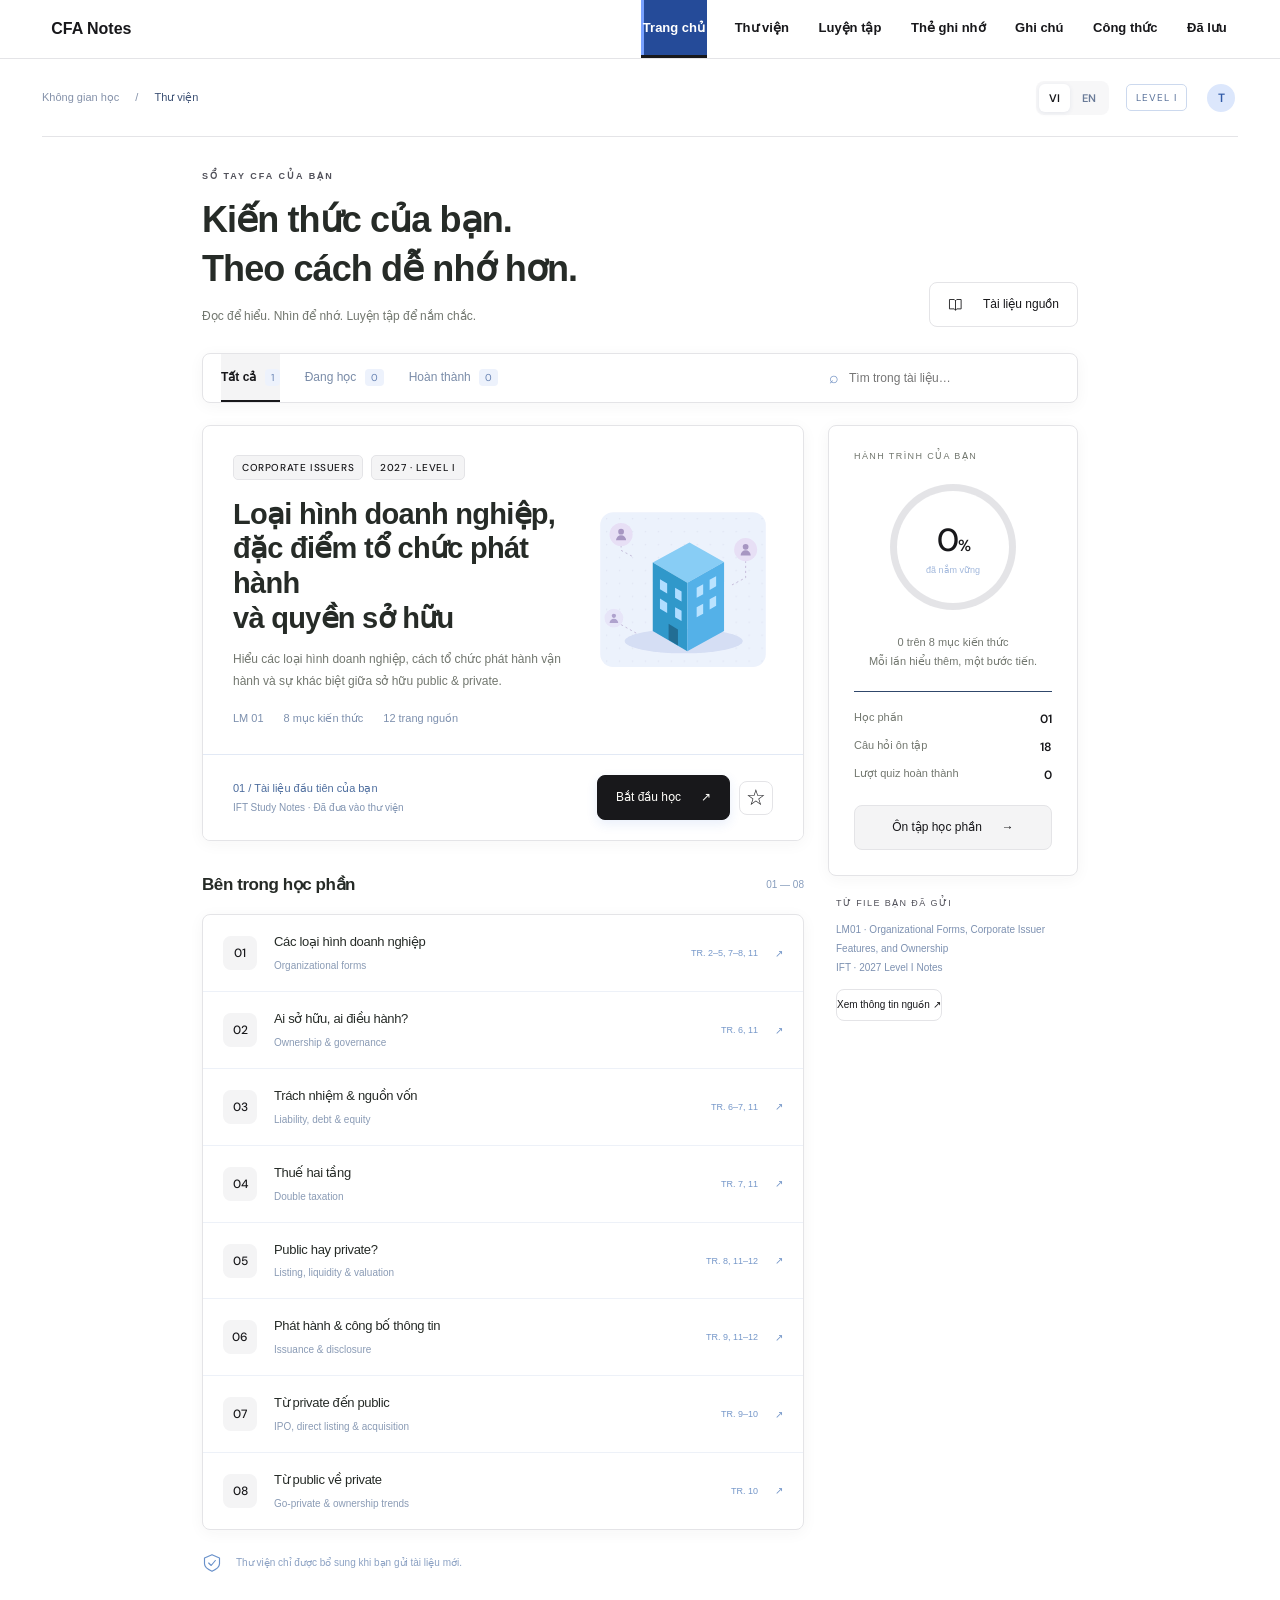
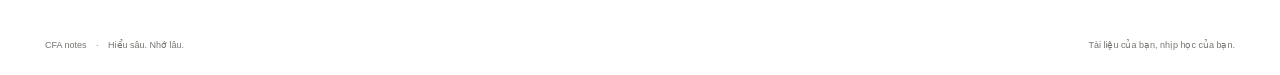
<file: notebook.html>
<!doctype html><html lang="vi"><head><meta charset="UTF-8"><meta name="viewport" content="width=device-width,initial-scale=1"><meta name="theme-color" content="#0e1e3b"><meta name="description" content="CFA Notes — không gian học từ tài liệu của bạn. Đọc, hiểu qua sơ đồ và ôn tập."><title>CFA Notes — Không gian học của bạn</title><link rel="stylesheet" href="style.css?v=3"><link rel="stylesheet" href="redesign.css?v=3"><link rel="stylesheet" href="unified.css?v=3"><link rel="stylesheet" href="canva-layout.css"><style>
:root{--site-bg:#fff;--site-paper:#fff;--site-paper-2:#f7f7f8;--site-line:#e4e4e7;--site-green:#18181b;--site-green-deep:#18181b;--site-gold:#52525b;--site-green-soft:#f4f4f5;--site-radius:8px;--canvas:white;--forest:#18181b;--brass:#52525b}
body,h1,h2,h3,h4,.brand,.module-title,.reader-head h1,.canvas-nav,.canvas-nav .canvas-links a{font-family:Inter,Arial,sans-serif!important}.canvas-nav strong{font:600 16px Inter,Arial,sans-serif}.canvas-nav{border-bottom:1px solid #e4e4e7}.canvas-nav .canvas-links a{font-size:13px}.shell main{max-width:960px;margin:auto}.shell header{background:white!important}
</style></head><body><div class="canvas-nav"><strong>CFA Notes</strong><nav class="canvas-links"><a href="index.html#home" data-route="home" data-en="Home" data-vi="Trang chủ">Trang chủ</a><a href="#home" data-route="library" data-en="Library" data-vi="Thư viện">Thư viện</a><a href="#quiz" data-route="quiz" data-en="Quizzes" data-vi="Luyện tập">Luyện tập</a><a href="#flashcards" data-route="flashcards" data-en="Flashcards" data-vi="Thẻ ghi nhớ">Thẻ ghi nhớ</a><a href="#notes" data-route="notes" data-en="Notes" data-vi="Ghi chú">Ghi chú</a><a href="index.html#formulas" data-route="formulas" data-en="Formulas" data-vi="Công thức">Công thức</a><a href="#saved" data-route="saved" data-en="Saved" data-vi="Đã lưu">Đã lưu</a></nav></div><a class="skip" href="#content">Đến nội dung</a><aside class="sidebar"><a class="brand" href="#home"><span class="brand-icon">c<span>n</span></span><div>CFA<span>notes</span><small>KHÔNG GIAN HỌC CÁ NHÂN</small></div></a><div class="space-label">KHÔNG GIAN CỦA BẠN</div><nav id="nav"></nav><div class="side-course"><span class="orange-dot"></span> ĐANG HỌC<div>Corporate Issuers</div><small>Level I · Tài liệu 2027</small></div><div class="side-bottom"><a href="#settings"><span class="storage-dot"></span>Lưu trên thiết bị này <span>↗</span></a><small>Ghi chú & tiến độ học của bạn</small></div></aside><div class="shell"><header><div class="breadcrumb">Không gian học <span>/</span><b id="crumb">Thư viện</b></div><div class="top-meta"><span class="outline-tag">LEVEL I</span><a class="header-settings" href="#settings" aria-label="Tiến độ & dữ liệu"><svg viewBox="0 0 24 24" fill="none" stroke="currentColor" stroke-width="1.5"><path d="M4 7h16M4 17h16M8 4v6M16 14v6"/></svg></a><span class="avatar">T</span></div></header><main id="content" tabindex="-1"></main><footer><span>CFA notes <span class="footer-dot">·</span> Hiểu sâu. Nhớ lâu.</span><span>Tài liệu của bạn, nhịp học của bạn.</span></footer></div><dialog id="note-dialog"><form id="note-form"><div class="modal-top"><div><div class="eyebrow">SỔ TAY CÁ NHÂN</div><h2 id="note-heading">Thêm ghi chú</h2></div><button type="button" data-close aria-label="Đóng" class="icon-button">×</button></div><input type="hidden" name="id"><label>Tiêu đề<input name="title" required maxlength="160" placeholder="Điều mình muốn ghi nhớ…"></label><label>Gắn với mục<select name="section" id="note-section"></select></label><label>Nội dung<textarea name="body" rows="7" required placeholder="Viết lại theo cách hiểu của bạn…"></textarea></label><label>Ảnh ghi chú · PNG, JPEG, WebP · tối đa 2 MB<input name="image" type="file" accept="image/png,image/jpeg,image/webp"></label><label class="check-label"><input name="removeImage" type="checkbox"> Bỏ ảnh đang lưu</label><p class="error" id="note-error" role="alert"></p><button class="button dark" type="submit">Lưu ghi chú <span>↗</span></button></form></dialog><dialog id="source-dialog"><div class="modal-top"><div><div class="eyebrow">TÀI LIỆU NGUỒN · 01</div><h2>Học từ file bạn gửi</h2></div><button data-close class="icon-button" aria-label="Đóng">×</button></div><div id="source-info"></div></dialog><input id="import-file" type="file" accept="application/json" hidden><div id="toast" role="status"></div><script src="boot.js?v=3"></script><script src="canva-layout.js"></script></body></html>
</file>
<file: style.css>
@import url('https://fonts.googleapis.com/css2?family=Be+Vietnam+Pro:wght@400;500;600;700;800&family=DM+Sans:wght@400;500;600;700;800&display=swap');
:root{--bg:#f7f6f2;--paper:#fff;--ink:#252725;--muted:#777a73;--line:#e5e5dd;--orange:#d16640;--peach:#f5e9e1;--green:#56705b;--dark:#282d2a;--radius:17px}*{box-sizing:border-box}body{margin:0;background:var(--bg);color:var(--ink);font-family:'Be Vietnam Pro',sans-serif;font-size:14px;-webkit-font-smoothing:antialiased}button,input,textarea,select{font:inherit}button,a{-webkit-tap-highlight-color:transparent;touch-action:manipulation}a{color:inherit;text-decoration:none}button{cursor:pointer;color:inherit}button:disabled{cursor:default}button:focus-visible,a:focus-visible,input:focus-visible,textarea:focus-visible,select:focus-visible,summary:focus-visible{outline:3px solid #d48e6f;outline-offset:4px}.skip{position:fixed;top:-100px;left:20px;z-index:100;background:white;padding:15px}.skip:focus{top:10px}.sidebar{position:fixed;width:236px;inset:0 auto 0 0;background:#efefe8;border-right:1px solid #e1e2d8;padding:33px 21px 24px;display:flex;flex-direction:column;z-index:4}.brand{display:flex;align-items:center;gap:12px;font:700 24px 'DM Sans',sans-serif;letter-spacing:-1px}.brand>div>span{font-weight:400}.brand small{display:block;font:500 8px 'DM Sans',sans-serif;letter-spacing:1.4px;margin-top:6px;color:#85877b}.brand-icon{width:40px;height:41px;border:1.5px solid #d16640;border-radius:12px;display:flex;align-items:center;justify-content:center;color:#d16640;letter-spacing:-5px;padding-right:5px;font-size:27px}.brand-icon>span{transform:translateY(4px)}.space-label{font-size:9px;letter-spacing:1.3px;color:#818477;margin:50px 13px 18px}nav{display:grid;gap:6px}nav a{display:flex;gap:13px;align-items:center;min-height:47px;padding:12px 14px;border-radius:9px;font-size:12px;color:#696f63}nav a svg{width:18px;height:18px;flex-shrink:0}nav a.active{background:#fff;box-shadow:0 3px 6px #25272504;color:#282e26;font-weight:600}nav a.active svg{color:var(--orange)}nav a:hover{background:#ffffff80}nav .nav-count{margin-left:auto;font:11px 'DM Sans';background:#f0f1eb;border-radius:5px;padding:3px 6px}.side-course{border-top:1px solid #dbddd2;margin:30px 12px 0;padding-top:25px;font-size:8px;letter-spacing:1px;color:#898d7c}.side-course>div{font-size:11px;letter-spacing:0;color:#535d49;margin:12px 0 7px;font-weight:600}.side-course small{font-size:10px;letter-spacing:0;color:#8c9283}.orange-dot,.storage-dot{display:inline-block;width:5px;height:5px;border-radius:50%;background:var(--orange);margin-right:8px}.storage-dot{background:#819476}.side-bottom{margin-top:auto;padding:25px 10px 0}.side-bottom a{font-size:10px;display:flex;align-items:center}.side-bottom a>span:last-child{margin-left:auto;color:#85917a}.side-bottom small{display:block;font-size:9px;color:#929888;margin:9px 0 0 13px}.shell{margin-left:236px}header{height:86px;margin:0 45px;border-bottom:1px solid var(--line);display:flex;align-items:center;justify-content:space-between}.breadcrumb{color:#909286;font-size:11px;display:flex;gap:16px}.breadcrumb b{font-weight:500;color:#555e50}.top-meta{display:flex;gap:17px;align-items:center}.outline-tag{font:10px 'DM Sans';letter-spacing:1px;border:1px solid #d8dbd0;border-radius:5px;padding:6px 9px;color:#727b65}.avatar{background:#e4e8db;border:3px solid white;border-radius:50%;width:34px;height:34px;display:grid;place-items:center;font:600 12px 'DM Sans';color:#697556}main{max-width:1420px;margin:auto;padding:40px 45px 25px;min-height:calc(100vh - 145px)}main:focus{outline:none}.eyebrow{font-size:9px;letter-spacing:2px;font-weight:600;color:var(--orange);margin-bottom:15px}.page-heading{display:flex;justify-content:space-between;align-items:flex-end;gap:22px;margin-bottom:32px}h1{font-size:35px;line-height:1.35;letter-spacing:-1.4px;font-weight:500;margin:0 0 13px}h2{font-size:22px;font-weight:500;letter-spacing:-.6px;line-height:1.5;margin:0}h3{font-size:15px;font-weight:600;line-height:1.6;margin:0}p{line-height:1.9;margin:12px 0}.muted{font-size:12px;color:var(--muted)}.page-heading p{margin:0}.button{display:inline-flex;align-items:center;justify-content:center;gap:20px;border:1px solid #dfe2d6;border-radius:8px;padding:13px 18px;background:transparent;font-size:11px;font-weight:500;line-height:1.4;text-align:center}.button:hover{background:#eeeee7}.button.dark{background:var(--dark);border-color:var(--dark);color:white}.button.dark:hover{background:#41493f}.button.orange{background:var(--orange);border-color:var(--orange);color:white}.button.orange:hover{background:#b9512e}.button.text{border-color:transparent;padding:8px 0;color:#6f795f}.button.small{padding:9px 12px;font-size:10px}.button.light{background:white}.icon-button{width:34px;height:34px;border:1px solid var(--line);border-radius:8px;background:white;font-size:22px;display:grid;place-items:center;flex-shrink:0}.library-tools{display:flex;align-items:center;justify-content:space-between;border-bottom:1px solid var(--line);margin-bottom:24px;gap:18px}.tabs{display:flex;gap:25px}.tabs a,.tabs button{padding:13px 0 15px;font-size:11px;background:none;border:none;border-bottom:2px solid transparent;color:#84877b}.tabs .active{border-bottom-color:var(--orange);color:var(--ink);font-weight:600}.count{font:10px 'DM Sans';background:#e9eadf;border-radius:4px;padding:2px 6px;margin-left:5px}.search{display:flex;align-items:center;gap:10px;font-size:16px;color:#939786}.search input{background:transparent;border:0;padding:10px 0;font-size:11px;width:190px}.search input:focus{outline:none}.overview-grid{display:grid;grid-template-columns:minmax(0,1fr) 246px;gap:24px}.module-card{background:white;border:1px solid var(--line);border-radius:var(--radius);overflow:hidden}.module-top{display:grid;grid-template-columns:minmax(0,1fr) 205px;gap:14px;padding:29px 28px 25px;border-bottom:1px solid var(--line)}.pills{display:flex;gap:8px;align-items:center;flex-wrap:wrap}.pill{font:500 9px 'DM Sans',sans-serif;letter-spacing:.6px;color:#7d866d;border:1px solid #e2e6d9;border-radius:5px;padding:5px 8px;text-transform:uppercase}.pill.orange{background:#f8eee7;color:#b66d4d;border-color:#f8eee7}.module-title{font:500 29px/1.2 'DM Sans',sans-serif;letter-spacing:-.9px;margin:17px 0 12px;max-width:450px}.module-desc{font-size:11px;color:#86877b;line-height:1.9;max-width:450px}.module-art{width:100%;align-self:center;display:block}.module-meta{display:flex;gap:18px;font-size:10px;color:#848877;margin-top:20px;flex-wrap:wrap}.module-bottom{padding:19px 28px;display:flex;justify-content:space-between;align-items:center;gap:18px}.module-bottom .small-meta{font-size:10px;color:#8b917f}.module-bottom .small-meta strong{display:block;color:#606b54;font-weight:500;margin-bottom:7px}.module-actions{display:flex;gap:9px;align-items:center}.progress-card{background:#ecefe4;border:1px solid #e3e7d8;border-radius:var(--radius);padding:24px}.tiny-label{font-size:9px;letter-spacing:1.4px;color:#828b73;font-weight:500}.ring{width:115px;height:115px;margin:22px auto 18px;border-radius:50%;background:conic-gradient(#7b8e63 var(--pct),#dbe1cf 0);padding:6px}.ring>div{width:100%;height:100%;border-radius:50%;background:#ecefe4;display:flex;flex-direction:column;align-items:center;justify-content:center}.ring strong{font:500 32px 'DM Sans';letter-spacing:-1px}.ring small{font-size:9px;color:#839075;margin-top:4px}.progress-caption{text-align:center;color:#6e795e;font-size:10px;line-height:1.8}.divider{height:1px;background:#d9dfcc;margin:19px 0}.mini-row{display:flex;justify-content:space-between;font-size:10px;color:#7c876e;gap:10px;margin:12px 0}.mini-row b{font:600 12px 'DM Sans';color:#526146}.progress-card .button{width:100%;margin-top:10px;background:#fff9;border-color:#d9dfcc;color:#536345}.source-card{padding:20px 5px}.source-card p{font-size:10px;color:#959887;line-height:1.9}.source-card button{font-size:10px}.section-heading{display:flex;justify-content:space-between;align-items:center;gap:15px;margin:31px 0 17px}.section-heading h2{font-size:16px}.section-heading>span{font-size:10px;color:#989c8b}.lesson-list{border-top:1px solid var(--line)}.lesson-row{display:flex;align-items:center;padding:16px 3px;border-bottom:1px solid var(--line);gap:16px}.lesson-row:hover{background:#efefe8}.lesson-no{font:500 12px 'DM Sans';color:#a0a58f;min-width:30px}.lesson-row h3{font-size:12px;font-weight:500}.lesson-row p{font-size:9px;color:#929786;margin:4px 0 0}.lesson-row .row-end{margin-left:auto;display:flex;align-items:center;gap:17px;color:#9ba58a;font-size:10px}.lesson-row .row-end span{font-size:9px}.learning-footer{display:flex;align-items:center;gap:14px;padding:23px 0;color:#8a907e;font-size:10px}.learning-footer svg{width:20px}.study-shell{display:grid;grid-template-columns:208px minmax(0,1fr);gap:40px;align-items:start}.toc{position:sticky;top:25px}.toc-title{font-size:9px;letter-spacing:1px;color:#8e9581;margin:23px 0 14px}.toc a.item{display:flex;gap:10px;padding:12px 10px;border-radius:7px;font-size:10px;line-height:1.6;color:#858c78;margin:3px 0}.toc a.item>span{font:11px 'DM Sans';color:#a5ab98;flex-shrink:0}.toc a.item.active{color:#9d4f30;background:#f1e6dc}.toc a.item.active>span{color:#bd7857}.toc a.item.done:after{content:'✓';margin-left:auto;color:#7f9569}.toc .toc-bottom{border-top:1px solid var(--line);margin-top:20px;padding-top:18px}.reader{min-width:0;max-width:850px}.reader-head{padding-bottom:24px;border-bottom:1px solid var(--line)}.reader-head h1{font-size:30px;margin:13px 0 9px;letter-spacing:-1px}.reader-head .english{font:18px 'DM Sans';color:#8b9280}.reader-meta{display:flex;gap:12px;align-items:center;justify-content:space-between;margin-top:18px}.reader-meta span{font-size:10px;color:#8d947e}.reader-intro{font-size:14px;line-height:1.95;margin:25px 0;color:#656f59}.diagram{background:#f0f1e9;border:1px solid #e1e5d6;border-radius:13px;padding:23px;margin:24px 0}.diagram-label{font-size:9px;letter-spacing:1px;color:#879275;margin-bottom:20px}.diagram h3{font-size:15px}.form-tabs{display:grid;grid-template-columns:repeat(4,1fr);gap:6px;margin-bottom:22px}.form-tabs button{background:#fff6;border:1px solid #dce1d1;padding:10px 5px;border-radius:6px;font-size:10px}.form-tabs button.active{background:#4f6148;color:white;border-color:#4f6148}.form-picture{display:grid;grid-template-columns:1fr 44px 1fr;align-items:center;gap:10px}.entity{border:1px solid #d7ddca;background:#fafbf5;border-radius:10px;padding:18px 12px;text-align:center}.entity svg{display:block;width:40px;height:40px;margin:0 auto 10px;color:#8f9d7d}.entity b{font-size:13px;font-weight:500;display:block}.entity small{font-size:10px;line-height:1.7;color:#8a957c;display:block;margin-top:5px}.entity.dark{background:#3a4934;color:#fff;border-color:#3a4934}.entity.dark small{color:#bfccb3}.arrow{text-align:center;font-size:24px;color:#a0ad8b}.form-caption{font-size:11px;line-height:1.8;text-align:center;color:#758568;margin:17px 0 0}.concept-block{margin:29px 0}.concept-block .block-number{font:10px 'DM Sans';color:#c18b67;margin-bottom:7px;letter-spacing:1px}.concept-block p{font-size:13px;line-height:2;color:#67705d}.memory{border-left:3px solid #c68a5b;background:#f3ece2;padding:18px 21px;border-radius:0 8px 8px 0;margin:25px 0;font-size:12px;line-height:1.9;color:#856a4f}.memory strong{display:block;font-size:9px;letter-spacing:1px;margin-bottom:5px;color:#a47c55}.example{border:1px solid var(--line);background:#fff;padding:22px;border-radius:12px;margin:20px 0}.example p{font-size:12px;line-height:1.95;color:#69725e;margin-bottom:0}.caution{font-size:10px;line-height:1.9;color:#919580}.reader-end{padding:25px 0;border-top:1px solid var(--line);display:flex;gap:12px;justify-content:space-between;flex-wrap:wrap}.reader-links{display:flex;justify-content:space-between;gap:15px;margin-bottom:20px}.reader-links a{font-size:11px;color:#889375}.note-inline{margin:23px 0}.note-inline summary{font-size:11px;cursor:pointer;color:#7b876a;padding:13px 0}.note-inline textarea{width:100%;margin:8px 0}.note-inline .button{margin-top:3px}.flow3{display:grid;grid-template-columns:1fr 22px 1fr 22px 1fr;gap:6px;align-items:center}.flow3 .entity{padding:17px 8px}.flow3 .entity b{font-size:11px}.flow3 .entity small{font-size:9px}.flow3 .arrow{font-size:19px}.split-visual{display:grid;grid-template-columns:1fr 1fr;gap:14px}.visual-box{background:#fafbf6;border:1px solid #dbe1cd;border-radius:10px;padding:20px}.visual-box h3{font:500 21px 'DM Sans';margin:9px 0}.visual-box p{font-size:11px;line-height:1.8;color:#82906e;margin:0}.visual-box.accent{background:#e5eadb}.visual-symbol{font-size:24px;color:#9ba787}.claim{display:flex;height:42px;border-radius:6px;overflow:hidden;margin:20px 0 10px;font-size:11px}.claim div{display:flex;align-items:center;justify-content:center}.claim .debt{width:70%;background:#ced8be;color:#4c603d}.claim .equity{width:30%;background:#53694a;color:white}.tax-flow{display:flex;flex-direction:column;gap:8px}.tax-row{display:grid;grid-template-columns:1.3fr 1fr;gap:15px;align-items:center}.tax-bar{padding:13px;background:#d9dfca;border-radius:5px;font:500 17px 'DM Sans';min-width:120px;white-space:nowrap}.tax-bar.dark{background:#4a5c3d;color:white}.tax-bar.orange{background:#ead5c0;color:#946139}.tax-row>span{font-size:10px;color:#7d896a;line-height:1.7}.tax-total{display:flex;justify-content:space-between;align-items:center;margin-top:18px;padding-top:17px;border-top:1px solid #d9dfcd;font-size:11px;color:#7d896a}.tax-total strong{font:500 29px 'DM Sans';color:#4c5d3f}.tax-inputs{display:grid;grid-template-columns:1fr 1fr;gap:15px;margin-top:20px}.tax-inputs label{font-size:10px;color:#7b8868}.tax-inputs input{width:100%;padding:8px}.micro{font-size:9px;color:#939b85;line-height:1.8}.route-lines{display:grid;gap:11px}.route-line{display:grid;grid-template-columns:100px 1fr;gap:15px;align-items:center;padding:14px;background:#f9faf4;border:1px solid #dce2d0;border-radius:8px}.route-line b{font:600 13px 'DM Sans';color:#566546}.route-line span{font-size:10px;color:#849170;line-height:1.7}.table-wrap{overflow:auto;margin:20px 0;border:1px solid var(--line);border-radius:10px}table{border-collapse:collapse;width:100%;min-width:590px;background:#fff;font-size:10px;line-height:1.8}th,td{padding:13px 15px;text-align:left;border-bottom:1px solid var(--line);vertical-align:top}th{background:#eff1e7;color:#71815c;font-weight:500}td{color:#7c846e}.quiz-layout{max-width:850px;margin:auto}.quiz-intro{display:grid;grid-template-columns:1fr 200px;gap:25px;align-items:center;background:#fff;border:1px solid var(--line);border-radius:16px;padding:32px}.big-number{font:500 90px 'DM Sans';color:#c7cfbb;line-height:1;text-align:center;letter-spacing:-6px}.big-number small{font:10px 'Be Vietnam Pro';display:block;letter-spacing:1px;margin-top:12px;color:#8c987c}.quiz-intro h2{font-size:25px}.quiz-form{display:grid;grid-template-columns:1fr 1fr;gap:18px;margin:24px 0}.quiz-form label{font-size:11px;color:#7a846b}.quiz-form select{width:100%;margin-top:9px}.quiz-progress{height:4px;background:#e3e6d9;border-radius:5px;margin:19px 0 24px;overflow:hidden}.quiz-progress>div{background:#c98459;height:100%}.quiz-meta{display:flex;justify-content:space-between;align-items:center;font-size:11px;color:#8a927c}.question-panel{background:white;border:1px solid var(--line);border-radius:15px;padding:31px}.question-panel h2{font-size:23px;line-height:1.7;margin:17px 0 25px}.answers{display:grid;gap:11px}.answer{display:flex;gap:15px;align-items:center;text-align:left;background:#fafbf7;border:1px solid #e2e5d9;border-radius:9px;padding:16px;font-size:12px;line-height:1.7}.answer .letter{font:12px 'DM Sans';width:28px;height:28px;display:grid;place-items:center;border:1px solid #dfe4d5;border-radius:6px;flex-shrink:0;color:#8c977a}.answer:hover:not(:disabled){background:#f0f2e8;border-color:#a6b291}.answer.correct{background:#eef3e7;border-color:#91a776}.answer.wrong{background:#fbede6;border-color:#cd9477}.answer:disabled{color:inherit;opacity:1}.feedback{margin-top:22px;padding:19px;background:#f0f3e9;border-radius:9px;font-size:12px;line-height:1.9}.feedback.bad{background:#f8eee6}.feedback b{font-size:12px;display:block;margin-bottom:5px}.feedback a{font-size:10px;text-decoration:underline;color:#7f8a6b}.quiz-next{display:flex;justify-content:flex-end;margin-top:20px}.result-score{font:500 66px 'DM Sans';letter-spacing:-3px;margin:20px 0 0}.review-item{padding:20px 0;border-top:1px solid var(--line)}.review-item p{font-size:12px;color:#7c856f}.flashcard{background:#eeeee3;border:1px solid #dedfce;border-radius:18px;padding:38px;min-height:330px;display:flex;flex-direction:column;align-items:center;justify-content:center;text-align:center;gap:24px;width:100%;margin:24px 0}.flashcard h2{max-width:550px;font-size:25px;line-height:1.7}.flashcard p{max-width:550px;font-size:17px;line-height:1.9;margin:0}.flashcard .hint{font-size:10px;color:#9ba084;display:flex;align-items:center;gap:8px}.flash-actions{display:flex;align-items:center;justify-content:space-between;gap:12px}.panel{background:white;border:1px solid var(--line);border-radius:14px;padding:27px;margin-bottom:20px}.notes-grid{display:grid;grid-template-columns:repeat(2,minmax(0,1fr));gap:19px}.note-card{padding:23px;background:white;border:1px solid var(--line);border-radius:13px}.note-card h3{margin:9px 0}.note-card p{font-size:12px;color:#7d866f;white-space:pre-wrap;overflow-wrap:anywhere}.note-card img{max-width:100%;max-height:300px;object-fit:contain;border-radius:8px}.note-card .note-actions{display:flex;gap:12px;margin-top:20px}.empty{border:1px dashed #d6dacb;padding:40px;text-align:center;border-radius:14px;color:#8b957c;font-size:12px;line-height:2;grid-column:1/-1}.settings-grid{display:grid;grid-template-columns:1fr 1fr;gap:22px}.settings-grid p{font-size:12px;color:#889078}.actions{display:flex;gap:10px;flex-wrap:wrap}.history-row{display:flex;justify-content:space-between;padding:14px 0;border-bottom:1px solid var(--line);font-size:11px;color:#828c72}.source-title{font:500 23px/1.5 'DM Sans';margin:20px 0}.source-name{font-size:11px;overflow-wrap:anywhere;line-height:1.9;color:#858d77}.source-info-note{font-size:12px;color:#7f896d;line-height:1.9}.source-details{border-top:1px solid var(--line);margin-top:20px;padding-top:10px}.source-details .mini-row{font-size:11px}.source-details .mini-row b{color:var(--ink)}.banner{background:#f1ede4;border:1px solid #e8e0d1;border-radius:10px;padding:15px 18px;margin:0 0 23px;color:#9a8364;font-size:11px;line-height:1.8}.bookmark-list{display:grid;gap:14px}.bookmark-item{display:flex;align-items:center;justify-content:space-between;gap:18px;padding:20px;background:white;border:1px solid var(--line);border-radius:10px}.bookmark-item h3{font-size:13px}.bookmark-item p{font-size:10px;color:#959d87;margin:6px 0 0}.summary-check{border:1px solid var(--line);background:#fff;padding:18px;border-radius:10px;margin:22px 0;font-size:11px;color:#838d73}.summary-check summary{cursor:pointer}input,textarea,select{background:#fff;border:1px solid #dfe2d6;color:var(--ink);border-radius:7px;padding:12px;max-width:100%}textarea{resize:vertical;line-height:1.8}dialog{width:min(630px,94vw);max-height:88vh;border:1px solid #e4e6dc;border-radius:18px;padding:30px;color:var(--ink);overflow:auto;box-shadow:0 25px 80px #242e2326}dialog::backdrop{background:#29302169;backdrop-filter:blur(4px)}.modal-top{display:flex;justify-content:space-between;gap:15px;align-items:flex-start}.modal-top .eyebrow{margin-bottom:8px}dialog label{display:block;font-size:11px;color:#7d886d;margin:20px 0}dialog label>input:not([type=checkbox]),dialog label>textarea,dialog label>select{display:block;width:100%;margin-top:8px}.check-label{display:flex!important;gap:8px;align-items:center}.error{color:#b45837;font-size:11px}#toast{position:fixed;bottom:22px;left:50%;transform:translateX(-50%);max-width:min(600px,90vw);padding:15px 22px;background:#343f2c;color:#fff;border-radius:10px;font-size:12px;line-height:1.8;box-shadow:0 10px 25px #0002;display:none;z-index:20}footer{max-width:1420px;margin:auto;padding:20px 45px 25px;display:flex;justify-content:space-between;color:#a4aa97;font-size:9px}.footer-dot{padding:0 7px}.danger{color:#bd7659}.hidden{display:none!important}
@media(min-width:1550px){main{padding-top:48px}.module-title{font-size:35px}.module-top{grid-template-columns:1fr 260px;padding:34px}.overview-grid{grid-template-columns:1fr 280px}.module-bottom{padding:21px 34px}.module-art{max-height:240px}}
@media(max-width:1150px){.sidebar{width:205px;padding:30px 15px}.shell{margin-left:205px}header{margin:0 28px}main{padding:30px 28px}.overview-grid{grid-template-columns:minmax(0,1fr) 210px;gap:18px}.module-top{grid-template-columns:1fr 140px;padding:23px}.module-title{font-size:24px}.module-bottom{padding:18px 23px;align-items:flex-start;flex-direction:column}.progress-card{padding:21px}.study-shell{grid-template-columns:175px minmax(0,1fr);gap:25px}.reader-head h1{font-size:26px}h1{font-size:31px}.form-tabs button{font-size:9px}.flow3 .entity{padding:14px 5px}.flow3 .entity small{font-size:8px}}
@media(max-width:900px){.overview-grid{grid-template-columns:1fr}.overview-aside{display:grid;grid-template-columns:1fr 1fr;gap:20px}.progress-card{display:none}.module-bottom{flex-direction:row;align-items:center}.module-top{grid-template-columns:1fr 190px}.source-card{grid-column:1/-1;padding:0}.study-shell{grid-template-columns:1fr}.toc{position:static}.toc .toc-title,.toc .toc-bottom{display:none}.toc-items{display:flex;overflow:auto;margin-top:15px;gap:6px;padding-bottom:7px}.toc a.item{min-width:150px;margin:0;border:1px solid var(--line);padding:11px}.toc a.item.done:after{display:none}.study-shell{gap:23px}.settings-grid{grid-template-columns:1fr}.reader{max-width:none}.page-heading h1{font-size:29px}.source-card p{margin:5px 0}.quiz-intro{grid-template-columns:1fr 130px}.big-number{font-size:70px}}
@media(max-width:680px){.sidebar{position:static;width:100%;padding:19px 18px 0;border-right:0;border-bottom:1px solid #e0e2d5}.brand{font-size:23px}.brand small{font-size:7px}.brand-icon{width:34px;height:35px;font-size:23px}.space-label,.side-course,.side-bottom{display:none}nav{display:flex;overflow-x:auto;gap:5px;margin-top:21px;padding-bottom:9px}nav a{font-size:10px;gap:7px;padding:9px 11px;min-height:38px;white-space:nowrap;border-radius:6px}nav a svg{width:15px;height:15px}nav .nav-count{font-size:9px;padding:2px 4px}.shell{margin-left:0}header{height:58px;margin:0 20px}.breadcrumb{font-size:10px;gap:10px}.top-meta{gap:10px}.avatar{width:29px;height:29px}.outline-tag{font-size:9px}main{padding:26px 19px 15px}.page-heading{align-items:flex-start;margin-bottom:25px;gap:14px}.page-heading h1{font-size:29px;letter-spacing:-1.2px}.page-heading .button{font-size:10px;padding:10px 12px;gap:8px;flex-shrink:0}.page-heading p{font-size:11px}.eyebrow{font-size:8px;letter-spacing:1.6px;margin-bottom:11px}.library-tools{gap:10px;flex-wrap:wrap;align-items:flex-start}.tabs{gap:20px}.tabs a{font-size:11px}.search{width:100%;order:2;border-top:1px solid var(--line);padding:5px 0}.search input{width:100%}.module-top{grid-template-columns:1fr;padding:23px;gap:10px}.module-art{width:150px;grid-row:1;justify-self:end;margin-bottom:-70px;opacity:.3;pointer-events:none}.module-top>div{position:relative;z-index:1}.module-title{font-size:28px;max-width:350px;margin-top:20px}.module-desc{font-size:11px}.module-meta{gap:14px;font-size:9px}.module-bottom{padding:18px 23px;flex-wrap:wrap;gap:15px}.module-bottom .button{font-size:11px;padding:12px 15px}.module-bottom .small-meta{font-size:9px}.section-heading{margin-top:28px}.section-heading h2{font-size:15px}.section-heading>span{font-size:9px}.lesson-row{gap:10px;padding:16px 2px}.lesson-row h3{font-size:12px}.lesson-row p{font-size:9px}.lesson-row .row-end{gap:10px}.lesson-row .row-end span{display:none}.lesson-no{min-width:22px;font-size:11px}.learning-footer{padding:18px 0;font-size:9px;line-height:1.8}.overview-grid{gap:9px}.source-card p{font-size:9px}.source-card{padding-top:12px}.reader-head h1{font-size:27px}.reader-head .english{font-size:17px}.reader-intro{font-size:13px}.reader-meta span{font-size:9px}.diagram{padding:17px}.form-tabs{grid-template-columns:1fr 1fr}.form-tabs button{font-size:10px}.form-picture{gap:6px;grid-template-columns:1fr 22px 1fr}.entity b{font-size:12px}.entity small{font-size:9px}.form-caption{font-size:10px}.flow3{grid-template-columns:1fr;gap:7px}.flow3 .arrow{transform:rotate(90deg);line-height:1}.flow3 .entity{padding:14px;display:flex;flex-direction:column;align-items:center}.flow3 .entity small{font-size:10px}.flow3 .entity b{font-size:13px}.flow3 .entity svg{width:30px;height:30px;margin-bottom:7px}.split-visual{gap:9px}.visual-box{padding:15px 12px}.visual-box h3{font-size:19px}.visual-box p{font-size:10px}.concept-block p{font-size:13px}.memory{font-size:11px}.example{padding:18px}.example p{font-size:12px}.caution{font-size:10px}.reader-end .button{font-size:10px;gap:10px;padding:12px}.tax-row{grid-template-columns:1.2fr 1fr;gap:10px}.tax-bar{font-size:16px;padding:11px}.tax-row>span{font-size:9px}.tax-inputs{gap:10px}.route-line{grid-template-columns:74px 1fr;gap:10px}.route-line b{font-size:12px}.route-line span{font-size:10px}.quiz-intro{grid-template-columns:1fr;padding:24px}.big-number{display:none}.quiz-intro h2{font-size:23px}.quiz-form{grid-template-columns:1fr;gap:0}.question-panel{padding:22px}.question-panel h2{font-size:20px}.answer{padding:13px;font-size:12px;gap:10px}.quiz-meta{font-size:10px}.flashcard{padding:25px;min-height:330px}.flashcard h2{font-size:23px}.flashcard p{font-size:17px}.flash-actions .button{padding:11px 12px;gap:8px;font-size:10px}.notes-grid{grid-template-columns:1fr}.settings-grid{gap:0}.panel{padding:22px}.bookmark-item{padding:17px}.bookmark-item h3{font-size:12px}.bookmark-item .button{flex-shrink:0}footer{padding:20px;font-size:8px}footer>span:last-child{display:none}.source-title{font-size:21px}dialog{padding:24px}.modal-top h2{font-size:20px}}
@media(prefers-reduced-motion:no-preference){.module-card,.button,.answer{transition:background .15s,border-color .15s}.reader,.quiz-layout{animation:appear .2s ease-out}@keyframes appear{from{opacity:.4;transform:translateY(4px)}to{opacity:1;transform:translateY(0)}}}
/* Prevent the horizontal table-of-contents from sizing the reader column. */
.toc{min-width:0}.toc-items{max-width:100%}.reader{width:100%}.diagram{margin-left:0;margin-right:0}.header-settings{display:none}.module-desc{color:#747c68}.lesson-row p{color:#7f8971}
@media(max-width:900px){.study-shell{grid-template-columns:minmax(0,1fr)}.toc-items{width:100%}}
@media(max-width:680px){.page-heading{flex-direction:column;align-items:flex-start}.page-heading h1{font-size:28px}.page-heading .button{padding:9px 12px}.sidebar{padding-bottom:0}nav{display:grid;grid-template-columns:repeat(5,minmax(0,1fr));gap:3px;overflow:visible;margin-top:17px;padding-bottom:10px}nav a{display:flex;flex-direction:column;justify-content:flex-start;text-align:center;gap:6px;padding:9px 2px;font-size:9px;line-height:1.5;white-space:normal;min-width:0}nav a svg{width:17px;height:17px}nav .nav-count{display:none}.header-settings{display:flex;align-items:center;color:#7c896c}.header-settings svg{width:17px;height:17px}.module-art{display:none}.module-title{font-size:27px}.reader-intro{overflow-wrap:anywhere}.toc a.item{flex:0 0 150px}.reader-meta{gap:8px}.reader-meta span{flex:1}.reader-meta .button{flex-shrink:0}}
</file>
<file: redesign.css>
/* Edition 3: midnight blue study workspace. */
:root{--bg:#f3f6fc;--paper:#fff;--ink:#132443;--muted:#62718b;--line:#dfe6f2;--orange:#3464e6;--peach:#edf2ff;--green:#3464e6;--dark:#183c92;--radius:16px}
body{background:var(--bg);color:var(--ink)}
.sidebar{background:#0e1e3b;border:0;width:224px;padding:32px 20px;color:#c3cde0}.shell{margin-left:224px}.brand{color:#fff;font-size:25px}.brand-icon{border:0;background:#3367ed;color:white;box-shadow:0 6px 18px #020d2440}.brand small{color:#879abf}.space-label{color:#7389ae;font-size:9px;margin-top:48px}nav{gap:9px}nav a{color:#a7b7d2;padding:15px 13px;font-size:12px;border-radius:10px}nav a.active{color:white;background:#254b99;box-shadow:inset 3px 0 #78a1ff}nav a.active svg{color:#b7ceff}nav a:hover{background:#1c345c}nav .nav-count{background:#3c60a3;color:#d9e6ff}.side-course{border-color:#293b59;color:#7890b7}.side-course>div{color:#d5dff1;font-size:12px}.side-course small{color:#869dc2}.orange-dot{background:#71a1ff}.side-bottom a{color:#b5c5df}.side-bottom small,.side-bottom a>span:last-child{color:#849abe}.storage-dot{background:#6e9df6}
header{height:78px;background:transparent;margin:0 42px;border-color:#dce4f1}.breadcrumb{color:#8592aa}.breadcrumb b{color:#3e5275}.outline-tag{color:#577099;border-color:#ccd9ee}.avatar{background:#dce7fc;color:#315ba8}.language-switch{display:flex;background:#e5ebf6;padding:3px;border-radius:8px;gap:2px}.language-switch button{border:0;background:none;border-radius:6px;color:#6a7b98;font:600 11px 'DM Sans';padding:7px 10px}.language-switch button.active{background:#fff;color:#2859c5;box-shadow:0 1px 5px #16356815}
main{padding:34px 42px 24px}h1{font-weight:600;letter-spacing:-1.5px;font-size:36px}.page-heading{margin-bottom:26px}.eyebrow{color:#5676b0;font-size:9px}.page-heading .muted{font-size:12px;color:#6b7e9c}.page-heading>.button{background:white;border-color:#d8e2f2}.button{border-color:#d4def0;color:#33507f;border-radius:9px;font-size:12px;padding:13px 18px}.button:hover{background:#eaf0fd}.button.dark{background:#2558cc;border-color:#2558cc;box-shadow:0 4px 12px #2c61ce1c;color:white}.button.dark:hover{background:#1746b2}.button.text{color:#5979aa}.button.light,.icon-button{background:white;border-color:#dce4f2}.button.small{font-size:11px}.icon-button{color:#45679d}
.library-tools{border-bottom:0;background:white;border:1px solid #e1e8f3;border-radius:12px;padding:0 18px;margin-bottom:22px}.tabs button,.tabs a{color:#7a8ca8;font-size:12px;padding:16px 0}.tabs .active{color:#2558cc;border-color:#3971f4}.count{background:#edf2fc;color:#6782b2}.search{color:#7090c3}.search input{color:#29466f;font-size:12px;width:210px}.overview-grid{grid-template-columns:minmax(0,1fr) 250px;gap:24px}
.module-card{background:linear-gradient(120deg,#fff 25%,#f3f7ff);border-color:#d8e3f4;box-shadow:0 8px 30px #203e7308}.module-top{padding:29px 30px;grid-template-columns:minmax(0,1fr) 180px;min-height:260px;gap:10px;border-color:#e2e9f5}.module-title{font-weight:600;font-size:29px;line-height:1.2;color:#183a76;letter-spacing:-.9px}.module-desc{font-size:12px;color:#6c80a1;line-height:1.85}.module-art{filter:hue-rotate(180deg) saturate(1.3);border-radius:14px}.pill{color:#6480ad;border-color:#d8e2f3;background:#f7faff;font-size:10px}.pill.orange{background:#e6eeff;color:#3261bd;border-color:#e6eeff}.module-meta{color:#7d90ae;font-size:11px;gap:20px}.module-bottom{padding:20px 30px;background:#fff}.module-bottom .small-meta{color:#8295b2;font-size:10px}.module-bottom .small-meta strong{color:#4d6d9e;font-size:11px}
.progress-card{background:#152c53;border:0;color:white;padding:25px;box-shadow:0 9px 22px #12386d12}.progress-card .tiny-label{color:#91a9ce}.ring{background:conic-gradient(#7daaff var(--pct),#2a446b 0);width:126px;height:126px;padding:7px;margin:23px auto}.ring>div{background:#152c53}.ring strong{color:#f2f6ff}.ring small{color:#a2b8dc}.progress-caption{color:#9db5d9;font-size:11px}.divider{background:#30476b}.mini-row{font-size:11px;color:#8d9fba}.progress-card .mini-row{color:#9bb2d5}.progress-card .mini-row b{color:#ebf2ff}.progress-card .button{color:#d6e6ff;border-color:#44628c;background:#26436f}.progress-card .button:hover{background:#335480}.tiny-label{color:#6e86b0}.source-card{padding:22px 8px}.source-card p{color:#7d91b1}.source-card button{color:#5272a4}.section-heading h2{font-weight:600;color:#29456f;font-size:17px}.section-heading>span{color:#879dbd}.lesson-list{border:1px solid #dfe7f3;background:white;border-radius:14px;overflow:hidden}.lesson-row{padding:17px 20px;gap:17px;border-color:#edf1f8}.lesson-row:last-child{border:0}.lesson-row:hover{background:#f1f6ff}.lesson-no{color:#5881c4;background:#eef4ff;border-radius:8px;width:34px;height:34px;display:grid;place-items:center}.lesson-row h3{font-size:13px;font-weight:500;color:#35537d}.lesson-row p{font-size:10px;color:#8a9bb5}.lesson-row .row-end{color:#7597c9}.learning-footer{color:#8ba1c3}.learning-footer svg{color:#6991ca}
.toc .toc-title,.toc .micro{color:#8298ba}.toc a.item{color:#6d84a8;font-size:11px}.toc a.item>span{color:#8ba5ca}.toc a.item.active{background:#e0ebff;color:#2454a4}.toc a.item.active>span{color:#3268c8}.toc a.item.done:after{color:#3f78cf}.reader{background:white;border:1px solid #e1e8f4;border-radius:16px;padding:30px}.study-shell{gap:26px;grid-template-columns:195px minmax(0,1fr)}.reader-head{border-color:#e2e9f4}.reader-head h1{color:#204478;font-size:30px}.reader-head .english{color:#8298ba}.reader-meta span{color:#8396b5}.reader-intro{color:#4d6488;font-size:14px}.concept-block p{color:#50688a;font-size:14px;line-height:1.95}.concept-block h3{color:#284d83;font-size:16px}.concept-block .block-number{color:#7294c7}.diagram{background:#f1f6ff;border-color:#dce7fa;padding:22px}.diagram-label{color:#678bc2}.form-tabs button{background:#fff;border-color:#d4e1f7;color:#7390bc}.form-tabs button.active{background:#2b5db7;border-color:#2b5db7;color:white}.entity{background:white;border-color:#d7e4f9}.entity svg{color:#759ad5}.entity b{color:#41669e}.entity small{color:#8aa2c6}.entity.dark{background:#204a91;border-color:#204a91}.entity.dark b{color:white}.entity.dark small{color:#a6c6f4}.arrow{color:#82a8df}.form-caption{color:#708cb4}.visual-box{background:white;border-color:#dce7fa}.visual-box.accent{background:#e2edff}.visual-box h3{color:#315b97}.visual-box p{color:#7694bd}.visual-symbol{color:#7ca1d5}.memory{background:#edf3ff;color:#42679f;border-color:#6a93dc}.memory strong{color:#658cca}.example{background:#f8faff;border-color:#dce6f5}.example p{color:#637fa7}.caution{color:#8294af}.summary-check{color:#7190bc;border-color:#dfe8f8;background:#fff}.tax-bar{background:#d8e6fb;color:#42679d}.tax-bar.orange{background:#e6edfa;color:#758eb7}.tax-bar.dark{background:#254e93;color:white}.tax-row>span{color:#728fb8}.tax-total{border-color:#dce6f7;color:#738fba}.tax-total strong{color:#3264b7}.tax-inputs label{color:#7692bb}.route-line{background:white;border-color:#dce7fa}.route-line b{color:#426ca8}.route-line span{color:#7e98be}.claim .debt{background:#d5e4fa;color:#5d7eac}.claim .equity{background:#3b6db9}.micro{color:#8398b8}.note-inline summary{color:#537fb9}.reader-end{border-color:#e3ebf6}.reader-links a{color:#668fc8}.table-wrap{border-color:#dfe8f6}th{background:#edf3fd;color:#587cac}td{color:#6d86ab}th,td{border-color:#e8eef8}
.quiz-intro,.question-panel,.panel,.note-card,.bookmark-item{background:white;border-color:#dce6f5;box-shadow:0 4px 18px #1b447704}.quiz-intro h2,.question-panel h2,.panel h2{color:#244777}.big-number{color:#c1d3f2}.big-number small{color:#7d98c1}.quiz-form label,.quiz-meta{color:#728db6}.quiz-progress{background:#dfe8f9}.quiz-progress>div{background:#4078de}.answer{background:#f9fbff;border-color:#dce7f8;color:#486a98;font-size:13px}.answer .letter{color:#7395c9;border-color:#d3e2f7}.answer:hover:not(:disabled){background:#edf4ff;border-color:#8eb0e5}.answer.correct{background:#e9f6f2;border-color:#70bca5}.answer.wrong{background:#fff0f0;border-color:#de9292}.feedback{background:#eaf3ff;color:#577ba9}.feedback.bad{background:#fff0ee;color:#a06c62}.feedback a{color:#6486b5}.flashcard{background:linear-gradient(135deg,#172f58,#295598);border-color:#1d3f74;box-shadow:0 12px 35px #173e7620;color:#fff;min-height:370px}.flashcard .tiny-label{color:#91b8f0}.flashcard .hint{color:#9bbce9}.flashcard h2,.flashcard p{color:white}.notes-grid .note-card p{color:#6a84aa}.note-actions .danger{color:#bd6464}.empty{border-color:#cbdaf0;color:#7691b8}.settings-grid p{color:#6d86aa}.history-row{color:#7391b8;border-color:#e5edf8}.source-title{color:#315b96}.source-name,.source-info-note{color:#728caf}.source-details{border-color:#e3ebf8}.banner{background:#edf3ff;border-color:#d6e4fb;color:#6b8bb9}input,textarea,select{border-color:#d6e2f5;color:#345b91;background:#fff}.muted{color:#738aaa}dialog{border-color:#dce6f5;box-shadow:0 25px 80px #102d5533;background:#fff}.modal-top h2{color:#2a5087}dialog label{color:#718bb2}#toast{background:#203f74}footer{color:#8ca0be}.header-settings{color:#6d8bb7}
@media(min-width:1550px){.module-top{grid-template-columns:1fr 250px}.module-title{font-size:34px}}
@media(max-width:1150px){.sidebar{width:200px;padding:28px 15px}.shell{margin-left:200px}main{padding:28px}.overview-grid{grid-template-columns:1fr 210px;gap:18px}.module-top{grid-template-columns:1fr 130px;padding:24px}.module-title{font-size:26px}.module-bottom{padding:20px 24px}.reader{padding:23px}.study-shell{grid-template-columns:165px minmax(0,1fr);gap:20px}}
@media(max-width:900px){.overview-grid{grid-template-columns:1fr}.study-shell{grid-template-columns:minmax(0,1fr)}.module-top{grid-template-columns:1fr 180px}.toc a.item{border-color:#d9e4f5}.reader{max-width:none}}
@media(max-width:680px){.sidebar{position:static;width:100%;padding:20px 18px 0;background:#0e1e3b}.shell{margin-left:0}.brand{font-size:24px}nav{gap:4px;margin-top:20px}nav a{font-size:9px;padding:10px 2px;min-height:58px;gap:8px;border-radius:8px}nav a.active{box-shadow:none;background:#294f96}header{margin:0 19px;height:62px}.top-meta{gap:9px}.outline-tag,.avatar{display:none}.language-switch button{padding:7px 9px}.breadcrumb{font-size:10px}main{padding:25px 18px 18px}.page-heading{gap:18px}h1,.page-heading h1{font-size:29px}.library-tools{padding:0 13px}.tabs{gap:18px}.tabs button{font-size:11px}.search{border-color:#e7edf7}.search input{font-size:11px}.module-top{padding:23px;grid-template-columns:1fr;min-height:0}.module-title{font-size:28px}.module-desc{font-size:12px}.module-bottom{padding:18px 23px}.module-meta{font-size:10px}.module-actions .button{font-size:12px}.lesson-row{padding:17px 14px;gap:12px}.lesson-row h3{font-size:12px}.lesson-row p{font-size:10px}.lesson-no{width:31px;min-width:31px;height:31px}.reader{padding:21px 17px}.reader-head h1{font-size:26px}.reader-intro,.concept-block p{font-size:13px}.concept-block h3{font-size:15px}.diagram{padding:16px}.form-tabs button{font-size:10px}.reader-meta .button{font-size:10px;padding:8px}.quiz-intro{padding:24px}.flashcard{min-height:350px}.question-panel{padding:22px}.source-card p{font-size:10px}}

.result-summary{display:flex;align-items:center;justify-content:space-between;gap:36px}.result-details{min-width:0}.result-chart{flex:0 0 200px;width:200px;height:200px;padding:17px;border-radius:50%;background:conic-gradient(#2c5cdb 0 var(--accuracy),#e7edf8 var(--accuracy) 100%);box-shadow:0 8px 28px #204dba10}.result-chart>div{height:100%;border-radius:50%;background:white;display:flex;align-items:center;justify-content:center;flex-direction:column}.result-chart strong{font-size:43px;line-height:1.2;letter-spacing:-2px;color:#163c91}.result-chart strong span{font-size:23px;letter-spacing:0}.result-chart small{color:#637794;margin-top:7px;font-size:12px}@media(max-width:600px){.result-summary{flex-direction:column-reverse;align-items:flex-start;gap:24px}.result-chart{align-self:center;flex-basis:160px;width:160px;height:160px;padding:13px}.result-chart strong{font-size:36px}}

.review-item{padding:22px 0}.review-item+.review-item{border-top:1px solid var(--line)}.review-item:last-child{padding-bottom:0}.review-item h3{margin:0 0 12px;line-height:1.55}.review-item p{margin:0 0 12px}.review-group>.tiny-label{margin-bottom:2px}
</file>
<file: unified.css>
/* CFA Notes shared design system: one editorial palette across the course and archive. */
:root {
  --site-bg: #f6f4ed;
  --site-paper: #fffefa;
  --site-paper-2: #f0eee6;
  --site-ink: #262b27;
  --site-muted: #72776f;
  --site-line: #e3dfd4;
  --site-green: #24473a;
  --site-green-deep: #19382d;
  --site-green-soft: #e8eee8;
  --site-gold: #aa7b36;
  --site-gold-soft: #f3ead8;
  --site-radius: 12px;
  --site-shadow: 0 3px 16px rgba(37,46,39,.045);
}
html.dark {
  --site-bg: #171b18;
  --site-paper: #202722;
  --site-paper-2: #29322c;
  --site-ink: #f1f0e9;
  --site-muted: #b5b9b1;
  --site-line: #3b443e;
  --site-green: #315a48;
  --site-green-deep: #203d31;
  --site-green-soft: #2a3c32;
  --site-gold: #d0a457;
  --site-gold-soft: #413725;
  --site-shadow: 0 4px 20px rgba(0,0,0,.18);
}

body {
  background: var(--site-bg) !important;
  color: var(--site-ink) !important;
  font-family: "Plus Jakarta Sans", "DM Sans", "Be Vietnam Pro", Arial, sans-serif !important;
  -webkit-font-smoothing: antialiased;
}
h1,h2,h3,h4,.brand,.module-title,.reader-head h1,.quiz-intro h2,
#academy h2,#academy h3,#road-progress h2 {
  color: var(--site-ink) !important;
  font-family: "Playfair Display", Georgia, "Times New Roman", serif !important;
  letter-spacing: -.025em;
}
p { line-height: 1.7; }
:where(button,a,input,textarea,select,summary):focus-visible {
  outline: 3px solid #c7984c !important;
  outline-offset: 3px;
}
button,.button { transition: background-color .18s,border-color .18s,color .18s,box-shadow .18s; }

/* Main course application */
#sidebar,.sidebar {
  background: var(--site-green-deep) !important;
  color: #f6f4ed !important;
  border-color: rgba(255,255,255,.14) !important;
}
#sidebar .sidebar-label,#sidebar .text-\[\#F3EFE6\],#sidebar .text-\[\#E5E0D5\] { color: #f6f4ed !important; }
#sidebar .text-\[\#8E897F\],#sidebar .text-\[\#78736A\],#sidebar .text-\[\#9E988E\] { color: #c3c9c1 !important; }
#sidebar .bg-obsidian-950\/80,#sidebar .bg-obsidian-800\/70 { background: rgba(255,255,255,.07) !important; border-color: rgba(255,255,255,.13) !important; }
#sidebar .nav-item { color: #d7ded8 !important; border-color: transparent !important; }
#sidebar .nav-item:hover,#sidebar .nav-item.bg-obsidian-800\/90 { background: rgba(255,255,255,.10) !important; color: #fff !important; }
#sidebar .nav-item.bg-obsidian-800\/90 { border-color: rgba(208,164,87,.46) !important; }
#sidebar .bg-champagne-400,#sidebar .bg-champagne-500 { background: var(--site-gold) !important; }
#sidebar .text-champagne-300,#sidebar .text-champagne-400 { color: #e2be78 !important; }
#sidebar .border-obsidian-700\/80,#sidebar .border-obsidian-700\/90 { border-color: rgba(255,255,255,.14) !important; }
body > div.min-h-screen > div.flex-1 > header {
  background: color-mix(in srgb,var(--site-bg) 94%,transparent) !important;
  color: var(--site-ink) !important;
  border-color: var(--site-line) !important;
}
header [class*="bg-white"],header [class*="bg-ivory-"],header [class*="border-ivory-"],
#sidebar [class*="border-obsidian-"] { border-color: rgba(255,255,255,.14) !important; }
header [class*="bg-white"],header [class*="bg-ivory-"] { background: var(--site-paper) !important; }
header [class*="text-obsidian-"],header [class*="text-\[\#F3EFE6\]"] { color: var(--site-ink) !important; }
main .bg-white,main [class*="bg-white"],#source-modal > div,
.module-card,.reader,.question-panel,.quiz-intro,.panel,.note-card,.bookmark-item,.lesson-list,.library-tools,.route-line {
  background: var(--site-paper) !important;
  color: var(--site-ink) !important;
}
main [class*="border-ivory-"],main .border,#source-modal [class*="border-"] { border-color: var(--site-line) !important; }
main [class*="text-obsidian-"],main [class*="text-\[\#F3EFE6\]"] { color: var(--site-ink) !important; }
main [class*="text-\[\#646058\]"],main [class*="text-\[\#78736A\]"],main [class*="text-\[\#A39E93\]"],
.module-desc,.reader-intro,.concept-block p,.muted { color: var(--site-muted) !important; }
main [class*="bg-ivory-100"],main [class*="bg-ivory-50"] { background: var(--site-paper-2) !important; }
main [class*="bg-obsidian-850"],main [class*="bg-obsidian-900"] { background: var(--site-paper-2) !important; }
main [class*="border-obsidian-"] { border-color: var(--site-line) !important; }
main [class*="text-champagne-"],main [class*="text-emeraldLux-"] { color: var(--site-green) !important; }
main [class*="bg-emeraldLux-"] { background: var(--site-green) !important; }
main [class*="bg-obsidian-900"] { background: var(--site-green) !important; }
main [class*="rounded-2xl"],main [class*="rounded-xl"],.module-card,.reader,.question-panel,.quiz-intro,.panel,.note-card,.bookmark-item {
  border-radius: var(--site-radius) !important;
}
main [class*="shadow-editorial"],main [class*="shadow-xl"] { box-shadow: var(--site-shadow) !important; }
.search-luxury:focus-within { border-color: var(--site-gold) !important; box-shadow: 0 0 0 3px rgba(170,123,54,.14) !important; }
.tabs .active,.pill,.pill.orange,.lesson-no {
  background: var(--site-green-soft) !important;
  color: var(--site-green) !important;
  border-color: var(--site-line) !important;
}
.button.dark,main button[class*="bg-emeraldLux-"],main button[class*="bg-obsidian-900"] {
  background: var(--site-green) !important;
  color: #fffefa !important;
  border-color: var(--site-green) !important;
}
.button.dark:hover,main button[class*="bg-emeraldLux-"]:hover { background: var(--site-green-deep) !important; }
.button,.button.light,.icon-button { background: var(--site-paper) !important; border-color: var(--site-line) !important; color: var(--site-green) !important; border-radius: 8px !important; }
.flashcard { background: var(--site-green) !important; color: #fffefa !important; border-color: var(--site-green) !important; border-radius: var(--site-radius) !important; }
.flashcard h2,.flashcard p { color: #fffefa !important; }
.answer,.answer:not(:disabled) { background: var(--site-paper) !important; border-color: var(--site-line) !important; color: var(--site-ink) !important; }
.answer.correct { background: var(--site-green-soft) !important; border-color: #92ad97 !important; }
.answer.wrong { background: #f7e8e1 !important; border-color: #d39b82 !important; }
input,textarea,select { background: var(--site-paper) !important; color: var(--site-ink) !important; border-color: var(--site-line) !important; border-radius: 8px !important; }
#source-modal > div > div:first-child { background: var(--site-green-deep) !important; color: #fffefa !important; }
#toast-container > div { background: var(--site-green-deep) !important; color: #fffefa !important; }

/* Roadmap, lesson cases and result chart */
#academy { background: transparent !important; color: var(--site-ink) !important; border: 0 !important; overflow: visible !important; display: grid; gap: 20px; }
.dark #academy { background: transparent !important; color: var(--site-ink) !important; }
.academy-head { background: transparent !important; color: var(--site-ink) !important; padding: 20px 4px !important; border-bottom: 1px solid var(--site-line); }
.academy-head small,.eyebrow,.tiny-label { color: var(--site-gold) !important; }
.academy-head h2 { font-size: clamp(30px,3vw,42px) !important; }
.academy-head p { color: var(--site-muted) !important; max-width: 760px; }
.stage { padding: 20px 22px !important; background: var(--site-paper-2) !important; color: var(--site-ink) !important; border: 1px solid var(--site-line); border-bottom: 0; border-radius: var(--site-radius) var(--site-radius) 0 0; }
.stage h3 { font-size: 23px !important; margin: 5px 0 !important; }
.stage p,.academy-unit p,.academy-unit h4 { color: var(--site-muted) !important; }
.academy-unit,.dark .academy-unit { background: var(--site-paper) !important; color: var(--site-ink) !important; border: 1px solid var(--site-line) !important; border-bottom: 0 !important; padding: 15px 22px !important; }
.academy-unit:last-child { border-bottom: 1px solid var(--site-line) !important; border-radius: 0 0 var(--site-radius) var(--site-radius); }
.academy-unit summary { color: var(--site-ink) !important; font-weight: 600; padding: 2px; }
.academy-unit details { background: transparent !important; }
.academy-equation { background: var(--site-paper-2) !important; color: var(--site-green) !important; border: 1px solid var(--site-line); border-radius: 8px !important; }
.academy-equation math { font-family: "Cambria Math", Georgia, serif; }
.academy-answer summary,.archive { color: var(--site-green) !important; }
.academy-unit button,.case-result button,.case-result>div>button { background: var(--site-green) !important; color: white !important; border-radius: 8px !important; }
#road-progress { background: var(--site-paper) !important; color: var(--site-ink) !important; border: 1px solid var(--site-line); border-radius: var(--site-radius) !important; box-shadow: var(--site-shadow); }
#road-progress h2 { color: var(--site-ink) !important; }
#road-progress button { color: var(--site-green) !important; }
#road-progress hr { border-color: var(--site-line) !important; }
#road-progress progress { accent-color: var(--site-green); }
progress::-webkit-progress-bar { background: var(--site-line); border-radius: 999px; }
progress::-webkit-progress-value { background: var(--site-green); border-radius: 999px; }
progress::-moz-progress-bar { background: var(--site-green); border-radius: 999px; }
#sidebar-progress-bar { background: linear-gradient(90deg,#aa7b36,#d0a457) !important; }
#sidebar [class*="bg-obsidian-800/70"] { border-color: rgba(255,255,255,.14) !important; }
.case-result { background: var(--site-paper); color: var(--site-ink); border: 1px solid var(--site-line); border-radius: var(--site-radius); margin-top: 12px; }
.case-ring { background: conic-gradient(var(--site-green) var(--arc),var(--site-line) 0) !important; }
.case-ring b { background: var(--site-paper) !important; color: var(--site-green) !important; }
.archive { padding: 18px 4px !important; }

/* Notes archive uses the same cards, controls, colors and quiet typography. */
.sidebar .brand,.sidebar .brand>div,.sidebar .brand>div>span,.sidebar .side-course>div { color: #fff !important; }
.sidebar .brand-icon { background: var(--site-gold) !important; color: var(--site-green-deep) !important; border-color: rgba(255,255,255,.3) !important; }
.sidebar .brand-icon span { color: var(--site-green-deep) !important; }
.sidebar .nav-count { background: var(--site-gold-soft) !important; color: var(--site-green) !important; }
.sidebar nav a.active { background: rgba(255,255,255,.11) !important; box-shadow: inset 3px 0 var(--site-gold) !important; }
.sidebar nav a:hover { background: rgba(255,255,255,.08) !important; }
.sidebar .side-course { border-color: rgba(255,255,255,.2) !important; }
.shell header { background: var(--site-bg) !important; border-color: var(--site-line) !important; }
.shell footer { color: var(--site-muted) !important; }
.module-card,.reader,.question-panel,.quiz-intro,.panel,.note-card,.bookmark-item,.lesson-list,.library-tools,.route-line,.progress-card {
  background: var(--site-paper) !important; color: var(--site-ink) !important; border: 1px solid var(--site-line) !important;
  border-radius: var(--site-radius) !important; box-shadow: var(--site-shadow) !important;
}
.module-title,.reader-head h1,.section-heading h2,.quiz-intro h2,.question-panel h2,.panel h2 { color: var(--site-ink) !important; }
.module-desc,.reader-intro,.concept-block p,.muted { color: var(--site-muted) !important; }
.progress-card .ring { background: conic-gradient(var(--site-green) var(--pct),var(--site-line) 0) !important; }
.progress-card .ring>div { background: var(--site-paper) !important; }
.progress-card .ring strong,.progress-card .mini-row b,.result-chart strong { color: var(--site-green) !important; }
.progress-card .tiny-label,.progress-card .mini-row,.progress-caption { color: var(--site-muted) !important; }
.progress-card .button { background: var(--site-green-soft) !important; border-color: var(--site-line) !important; color: var(--site-green) !important; }
.lesson-row:hover { background: var(--site-paper-2) !important; }
.quiz-progress,.quiz-progress>div { background-color: var(--site-line) !important; }
.quiz-progress>div { background: var(--site-green) !important; }
.memory,.banner,.feedback { background: var(--site-green-soft) !important; color: var(--site-green) !important; border-color: var(--site-line) !important; }
.review-group { background: var(--site-paper) !important; border-color: var(--site-line) !important; border-radius: var(--site-radius) !important; }
.review-item+.review-item { border-color: var(--site-line) !important; }
.result-chart { background: conic-gradient(var(--site-green) 0 var(--accuracy),var(--site-line) var(--accuracy) 100%) !important; }
.language-switch { background: var(--site-paper-2) !important; }
.language-switch button.active { color: var(--site-green) !important; }
.tabs .active { color: var(--site-green) !important; border-color: var(--site-green) !important; }
dialog { background: var(--site-paper) !important; color: var(--site-ink) !important; border-color: var(--site-line) !important; }
#toast { background: var(--site-green-deep) !important; }

@media (max-width: 900px) {
  #road-progress { margin-top: 0; }
}
@media (max-width: 680px) {
  #sidebar nav .nav-item { background: transparent !important; }
  #sidebar .nav-item.bg-obsidian-800\/90 { background: rgba(255,255,255,.11) !important; }
  .sidebar nav a { background: transparent !important; }
  .sidebar nav a.active { background: rgba(255,255,255,.11) !important; }
  .stage,.academy-unit { padding-left: 16px !important; padding-right: 16px !important; }
}
</file>
<file: canva-layout.css>
:root{--canvas:#faf9f5;--forest:#193429;--brass:#a17b43;--rule:#d5d1c7}
html.dark{--canvas:#1e2823;--forest:#e6ede4;--brass:#d0aa70;--rule:#4d594f}
body{background:var(--canvas)!important}
#sidebar,.sidebar{display:none!important}
.shell{margin-left:0!important}
.canvas-nav{display:flex;align-items:center;justify-content:space-between;gap:24px;padding:0 clamp(18px,4vw,80px);border-bottom:1px solid var(--rule);background:var(--canvas);color:var(--forest);font:600 16px Georgia,serif}
.canvas-nav strong{white-space:nowrap;font-size:28px}.canvas-links{display:flex;gap:clamp(10px,2vw,40px);overflow:auto}.canvas-links a{padding:20px 2px;border-bottom:3px solid transparent;white-space:nowrap;text-decoration:none;color:inherit}.canvas-links a:hover,.canvas-links a.active{border-color:var(--forest)}
body:has(#academy) main{display:block;max-width:1440px}main>aside:has(#road-progress),main>div>div:has([data-i18n=heroTitle]),header button[onclick="toggleMobileSidebar()"]{display:none!important}
.canvas-dash{display:grid;grid-template-columns:4fr 5.5fr;gap:clamp(20px,3vw,48px);font-family:Georgia,serif}.canvas-dash h2,.canvas-road h2{font-size:23px;margin:16px 0 9px;color:var(--forest)!important}.levels,.modules,.road-steps,.metrics{display:flex;border:1px solid var(--rule)}.levels button,.modules button,.road-steps button{flex:1;padding:10px;border-right:1px solid var(--rule)}.levels .chosen{background:#193429;color:white}
.resume-card{width:100%;display:grid;grid-template-columns:1fr 1fr;min-height:210px;text-align:left;color:white;background:#193429}.resume-card span{padding:26px;align-self:center}.resume-card b{display:block;font:600 clamp(23px,2vw,36px)/1.15 Georgia,serif;margin:12px 0}.resume-card small{color:#e5c589}.pen-photo{background:var(--pen) center/cover}
.metrics{gap:24px;padding:22px;background:var(--column) right center/auto 100% no-repeat}.metrics div{background:var(--canvas);padding-right:15px}.metrics strong{display:block;color:var(--brass);font:46px Georgia,serif}.modules{display:grid;grid-template-columns:repeat(3,1fr)}.modules button{text-align:left;min-height:76px;border:1px solid var(--rule);font-weight:bold}.road-steps button{position:relative;border:0;font:600 15px Georgia,serif}.road-steps button:before{content:'';display:block;margin:4px auto 12px;border-radius:50%;width:20px;height:20px;border:1px solid var(--forest);background:var(--canvas)}.road-steps button.current:before{background:var(--brass)}.road-steps button.done:before{background:#325740}
#academy>.academy-head{display:none}#academy>section{scroll-margin-top:20px}.academy-unit[open]{border-left:3px solid var(--brass)!important}.academy-equation{color:var(--brass)!important;text-align:center}.canvas-nav~* main .bg-white{background:var(--site-paper)!important}
@media(max-width:760px){.canvas-nav{display:block;padding-top:12px}.canvas-links a{padding:10px 2px}.canvas-dash{grid-template-columns:1fr}.resume-card{min-height:150px}.modules button{min-height:60px}.road-steps{overflow:auto}.road-steps button{min-width:110px}.canvas-nav strong{font-size:23px}}
:root{--pen:url([data-uri]);--column:url([data-uri])}#academy[hidden]{display:none!important}.lesson-spread{display:grid;grid-template-columns:minmax(155px,1fr) minmax(0,3fr) minmax(145px,1fr);gap:28px}.lesson-spread aside,.lesson-spread article{padding:20px;border:1px solid var(--rule);background:var(--site-paper)}.lesson-spread h2{font-size:32px}.lesson-spread h3,.lesson-spread h4{font-size:18px;margin:12px 0}.lesson-spread p{margin:16px 0}.lesson-spread aside button{display:block;width:100%;text-align:left;padding:8px}.lesson-spread .current,.lesson-spread article button{background:#193429;color:white;padding:8px 12px}.lesson-spread footer{display:flex;flex-wrap:wrap;gap:10px;margin-top:24px}.lesson-spread aside:last-child{background:var(--column) right bottom/100% auto no-repeat var(--site-paper);padding-bottom:125px}
#view-quiz:not(.hidden),#view-flashcards:not(.hidden),#view-notes:not(.hidden),#view-formulas:not(.hidden){max-width:960px;margin:auto}#view-flashcards article{padding:40px!important;text-align:center}#view-flashcards article h3,#view-quiz article h3{font-size:26px}
@media(max-width:760px){.lesson-spread{grid-template-columns:1fr}.lesson-spread aside:first-child{max-height:120px;overflow:auto}}
.canvas-nav .canvas-links{margin:0;padding:0;display:flex;overflow-x:auto}.canvas-nav .canvas-links a{font:600 15px Georgia,serif;border-radius:0;display:block}
</file>
